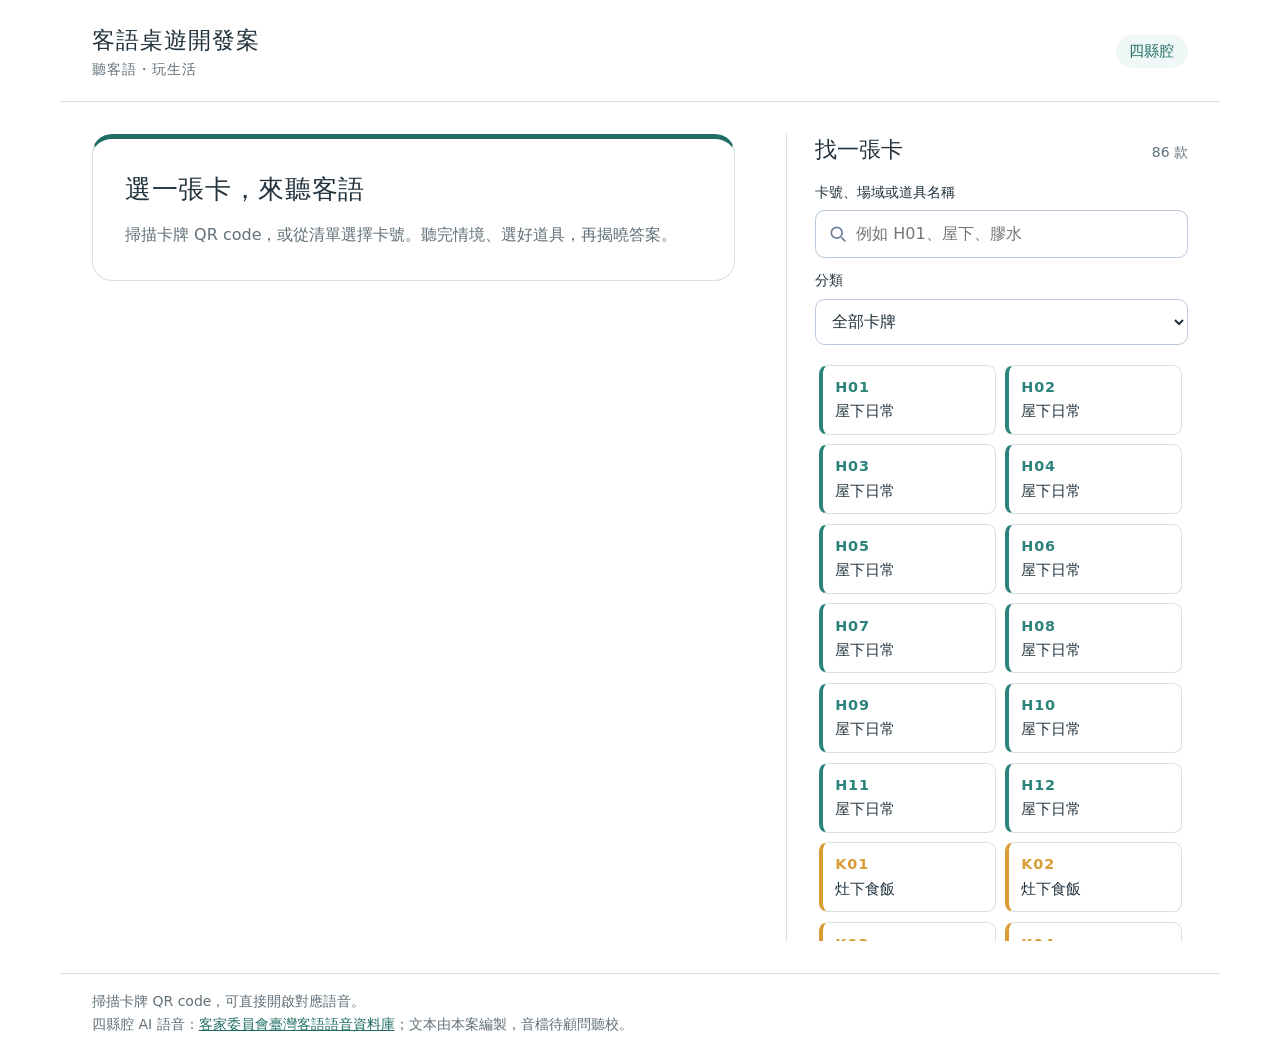
<file: index.html>
<!doctype html>
<html lang="zh-Hant">
<head>
  <meta charset="utf-8">
  <meta name="viewport" content="width=device-width, initial-scale=1">
  <meta name="theme-color" content="#2B837B">
  <meta name="description" content="客語桌遊開發案四縣腔語音。掃描卡牌，聽客語、選道具，再揭曉情境。">
  <title>客語桌遊開發案｜四縣腔語音</title>
  <link rel="stylesheet" href="style.css">
  <script src="data.js" defer></script>
  <script src="app.js" defer></script>
</head>
<body>
  <a class="skip-link" href="#main">跳到播放區</a>
  <header class="site-header">
    <a class="brand" href="./" aria-label="客語桌遊開發案首頁">客語桌遊開發案<span>聽客語・玩生活</span></a>
    <span class="dialect-badge">四縣腔</span>
  </header>
  <main id="main" class="workspace">
    <section class="player-column" aria-label="卡牌語音">
      <div id="card-view"><p class="initial-message" role="status">正在載入卡牌…</p></div>
    </section>
    <aside class="library" aria-labelledby="library-heading">
      <div class="library-heading"><h2 id="library-heading">找一張卡</h2><span id="card-count"></span></div>
      <label class="field-label" for="card-search">卡號、場域或道具名稱</label>
      <div class="search-wrap">
        <svg aria-hidden="true" width="20" height="20" viewBox="0 0 24 24" fill="none" stroke="currentColor" stroke-width="2"><circle cx="10.5" cy="10.5" r="6.5"/><path d="m16 16 5 5"/></svg>
        <input id="card-search" type="search" autocomplete="off" placeholder="例如 H01、屋下、膠水">
      </div>
      <label class="field-label" for="category">分類</label>
      <select id="category"><option value="all">全部卡牌</option></select>
      <div id="card-list" class="card-list" aria-label="卡牌清單"></div>
      <p id="search-summary" class="sr-only" role="status" aria-live="polite"></p>
    </aside>
  </main>
  <footer class="site-footer">掃描卡牌 QR code，可直接開啟對應語音。<br>四縣腔 AI 語音：<a href="https://speech.hakka.gov.tw/TTS/Synthesis" target="_blank" rel="noopener noreferrer">客家委員會臺灣客語語音資料庫</a>；文本由本案編製，音檔待顧問聽校。</footer>
  <noscript><p class="noscript-message">請開啟 JavaScript，才能選卡與播放語音。</p></noscript>
</body>
</html>
</file>
<file: style.css>
:root{font-family:"Noto Sans TC","Microsoft JhengHei",system-ui,sans-serif;color:#21323D;background:#fff;font-synthesis:none;line-height:1.7;--blue:#216D66;--ink:#21323D;--muted:#617079;--line:#D9E0E4;--field:#2B837B;--field-bg:#EFF8F6;--field-ink:#1F655F;--field-button-text:#FFFFFF}
*{box-sizing:border-box}body{margin:0}button,input,select{font:inherit}button,a,input,select{-webkit-tap-highlight-color:transparent}button{cursor:pointer}button:disabled{cursor:default}button:focus-visible,a:focus-visible,input:focus-visible,select:focus-visible{outline:3px solid #ed9b00;outline-offset:4px}a{color:var(--blue)}button{touch-action:manipulation}[hidden]{display:none!important}.sr-only{position:absolute;width:1px;height:1px;padding:0;margin:-1px;overflow:hidden;clip:rect(0,0,0,0);white-space:nowrap;border:0}.skip-link{position:fixed;top:-70px;left:1rem;z-index:10;background:#fff;border:2px solid var(--blue);padding:.5rem 1rem}.skip-link:focus{top:.5rem}
.site-header{max-width:1160px;margin:auto;padding:1.5rem 2rem 1.35rem;display:flex;align-items:center;justify-content:space-between;gap:1rem;border-bottom:1px solid var(--line)}.brand{color:var(--ink);text-decoration:none;font-weight:850;font-size:1.45rem;letter-spacing:.04em;line-height:1.4}.brand span{display:block;font-size:.875rem;letter-spacing:.07em;font-weight:500;color:var(--muted);margin-top:.2rem}.dialect-badge{background:#EFF8F6;color:var(--blue);font-weight:700;border-radius:99px;padding:.25rem .85rem;white-space:nowrap;font-size:.9375rem}
.workspace{max-width:1160px;margin:auto;display:grid;grid-template-columns:minmax(0,1.6fr) minmax(280px,1fr);gap:3.2rem;padding:2rem}.player-column{min-width:0}.card-panel{border:1px solid var(--line);border-radius:1.25rem;overflow:hidden;background:#fff}.card-meta{padding:1.1rem 1.5rem;display:flex;align-items:center;justify-content:space-between;background:var(--field-bg);border-bottom:1px solid var(--line);gap:1rem}.card-id{font-size:1.125rem;font-weight:850;letter-spacing:.08em;color:var(--field-ink);font-variant-numeric:tabular-nums}.category-badge{font-weight:700;color:var(--field-ink);text-align:right}.player-main{padding:1.7rem 1.75rem 1.3rem;text-align:center}h1{font-size:1.85rem;margin:0 0 .2rem;letter-spacing:.025em;line-height:1.4}h2{font-size:1.125rem;margin:0;line-height:1.5}h3{font-size:1rem;margin:0 0 .45rem;line-height:1.5}.player-prompt{margin:.4rem 0 1.1rem;color:var(--muted);font-size:1rem}.play-button{display:flex;align-items:center;justify-content:center;gap:.65rem;width:100%;min-height:5rem;background:var(--field);color:var(--field-button-text);border:0;border-radius:1rem;font-size:1.5rem;font-weight:800;letter-spacing:.03em}.play-button:hover:not(:disabled){filter:brightness(.95)}.play-button:disabled{background:#e7ecf1;color:#617386}.play-button svg{width:27px;height:27px;flex-shrink:0}.audio-status{color:var(--muted);margin:.65rem 0 .45rem;min-height:1.7em;font-size:.9375rem}.audio-status.error{color:#914023}.player-tools{display:flex;align-items:center;justify-content:center;gap:1rem;flex-wrap:wrap;margin:.4rem 0 .2rem}.text-button{border:0;background:transparent;color:var(--blue);font-weight:700;border-radius:.4rem;padding:.5rem .7rem;min-height:44px}.text-button:hover{background:#eef4fa}.text-button:disabled{color:#8090a0}.speed-group{display:flex;align-items:center;gap:.35rem}.speed-group label{color:var(--muted);font-size:.875rem}.speed-group select{min-height:44px;padding:.2rem .4rem;border:1px solid var(--line);border-radius:.45rem;color:var(--ink);background:#fff;font-size:.875rem}.native-audio{width:100%;display:block;height:42px;margin:.6rem 0 .2rem}.reveal-button{width:100%;min-height:52px;border:2px solid var(--field);background:#fff;color:var(--field-ink);border-radius:.8rem;padding:.7rem 1rem;font-size:1.05rem;font-weight:800;margin-top:1.1rem}.reveal-button:hover{background:var(--field-bg)}.reveal-hint{font-size:.875rem;margin:.6rem 0 .2rem;color:var(--muted)}.answer-area{border-top:1px solid var(--line);padding:1.5rem 1.75rem;background:#fff}.answer-title{display:flex;gap:.7rem;align-items:center;flex-wrap:wrap;margin-bottom:1rem}.answer-title span{font-size:.8rem;color:var(--field-ink);background:var(--field-bg);border-radius:99px;padding:.15rem .6rem;font-weight:700}.answer-title h2{font-size:1.35rem}.needs{display:grid;gap:.75rem}.need{padding:.9rem 1rem;background:#f6f8fb;border:1px solid #e4eaf0;border-radius:.75rem}.need-head{display:flex;gap:.65rem;align-items:baseline}.need-num{font-weight:850;color:var(--field-ink);font-variant-numeric:tabular-nums}.need h3{margin:0}.prop-options{display:flex;gap:.4rem;flex-wrap:wrap;margin-top:.6rem}.prop-option{display:inline-flex;align-items:center;gap:.45rem;background:#fff;border:1px solid #c9d7e5;border-radius:.55rem;padding:.35rem .6rem .35rem .35rem;font-size:.9375rem}.prop-image{display:block;width:48px;height:48px;object-fit:contain;flex-shrink:0}.prop-label{line-height:1.45}.score-summary{font-weight:800;color:var(--field-ink);margin:.8rem 0 .3rem}.prop-option code{color:var(--muted);font-family:inherit;font-size:.8rem;display:block}.scoring-note{font-size:.875rem;color:var(--muted);margin:.8rem 0 1.1rem}.transcript{display:grid;gap:1rem}.transcript-part{border-top:1px solid #e5ebf1;padding-top:1rem}.transcript-part h3{font-size:.875rem;color:var(--muted);letter-spacing:.07em}.transcript-part p{margin:0;font-size:1.05rem;overflow-wrap:anywhere}.transcript-part.hakka p{font-size:1.2rem;line-height:1.95;color:var(--ink)}.transcript-part.pinyin p{font-size:.975rem;line-height:1.9;letter-spacing:.015em}.spell-effect{border-radius:.75rem;border:1px solid #D9CCE9;background:#F5F0FB;padding:1rem;margin-bottom:1rem}.spell-effect h3{color:#604580}.spell-effect p{margin:.25rem 0}.spell-limit{font-size:.9375rem;color:var(--muted)}.back-to-list{display:none;margin-top:1.1rem;text-align:center}.initial-message,.empty-message{padding:1.5rem;border:1px dashed #b8c9db;border-radius:1rem;color:var(--muted)}.welcome{border:1px solid var(--line);border-top:5px solid var(--blue);border-radius:1.25rem;padding:2rem}.welcome h1{font-size:1.65rem}.welcome p{color:var(--muted);margin:.8rem 0 0}.unknown-card{border:1px solid #e2b899;background:#fff7f1;border-radius:1rem;padding:1.25rem}.unknown-card h1{font-size:1.3rem}.unknown-card p{margin:.5rem 0 0}
.library{min-width:0}.library-heading{display:flex;align-items:baseline;justify-content:space-between;gap:.75rem;margin-bottom:.9rem}.library-heading h2{font-size:1.35rem}.library-heading span{color:var(--muted);font-size:.875rem}.field-label{font-size:.875rem;font-weight:700;display:block;margin:.7rem 0 .35rem}.search-wrap{position:relative}.search-wrap svg{position:absolute;top:50%;left:.8rem;transform:translateY(-50%);color:#69809a}input[type=search]{width:100%;min-height:48px;border:1px solid #b8c9db;background:#fff;border-radius:.6rem;padding:.5rem .75rem .5rem 2.5rem;color:var(--ink);font-size:1rem}#category{width:100%;min-height:46px;border:1px solid #b8c9db;border-radius:.6rem;background:#fff;padding:.5rem .75rem;color:var(--ink);font-size:1rem}.card-list{display:grid;grid-template-columns:1fr 1fr;gap:.6rem;margin-top:1rem;max-height:580px;overflow-y:auto;padding:.25rem .4rem .5rem .25rem;scrollbar-width:thin;scrollbar-color:#aebfd1 #f5f7f9}.card-choice{min-height:70px;display:flex;flex-direction:column;align-items:flex-start;justify-content:center;gap:.1rem;padding:.6rem .75rem;background:#fff;border:1px solid var(--line);border-left:4px solid var(--field);border-radius:.55rem;color:var(--ink);text-align:left;line-height:1.5}.card-choice:hover{background:var(--field-bg)}.card-choice[aria-current=true]{border-color:var(--field-ink);background:var(--field-bg);box-shadow:inset 0 0 0 1px var(--field)}.choice-id{font-size:.9rem;font-weight:800;letter-spacing:.065em;color:var(--field)}.choice-name{font-size:.9375rem;font-weight:600}.no-results{grid-column:1/-1;color:var(--muted);padding:.5rem 0}.site-footer{max-width:1160px;margin:0 auto;padding:1rem 2rem 1.5rem;border-top:1px solid var(--line);font-size:.875rem;color:var(--muted)}.noscript-message{margin:1rem 2rem;padding:1rem;background:#fff2de;color:#694116;border:1px solid #e6c793}
@media(min-width:1000px){.library{padding-left:1.75rem;border-left:1px solid var(--line)}}
@media(max-width:760px){.site-header{padding:1rem 1.1rem}.brand{font-size:1.2rem}.brand span{font-size:.8rem}.workspace{display:block;padding:1.25rem 1rem}.library{margin-top:2rem;border-top:1px solid var(--line);padding-top:1.5rem}.player-main{padding:1.4rem 1.15rem 1rem}.card-meta{padding:.85rem 1.15rem}.answer-area{padding:1.2rem 1.15rem}.play-button{min-height:4.75rem}.back-to-list{display:block}.card-list{max-height:440px;grid-template-columns:repeat(3,minmax(0,1fr));gap:.45rem}.card-choice{padding:.5rem}.choice-name{font-size:.875rem}.site-footer{padding:1rem}.welcome{padding:1.5rem}h1{font-size:1.65rem}}
@media(max-width:370px){.card-list{grid-template-columns:1fr 1fr}.card-meta{gap:.5rem}.dialect-badge{font-size:.85rem;padding:.2rem .65rem}}
@media(prefers-reduced-motion:no-preference){button{transition:background-color .15s,box-shadow .15s}}
@media print{.site-header,.library,.site-footer,.player-main,.back-to-list{display:none}.workspace{display:block;padding:0}.card-panel{border:0}.answer-area{display:block!important}.answer-area[hidden]{display:none!important}}
</file>
